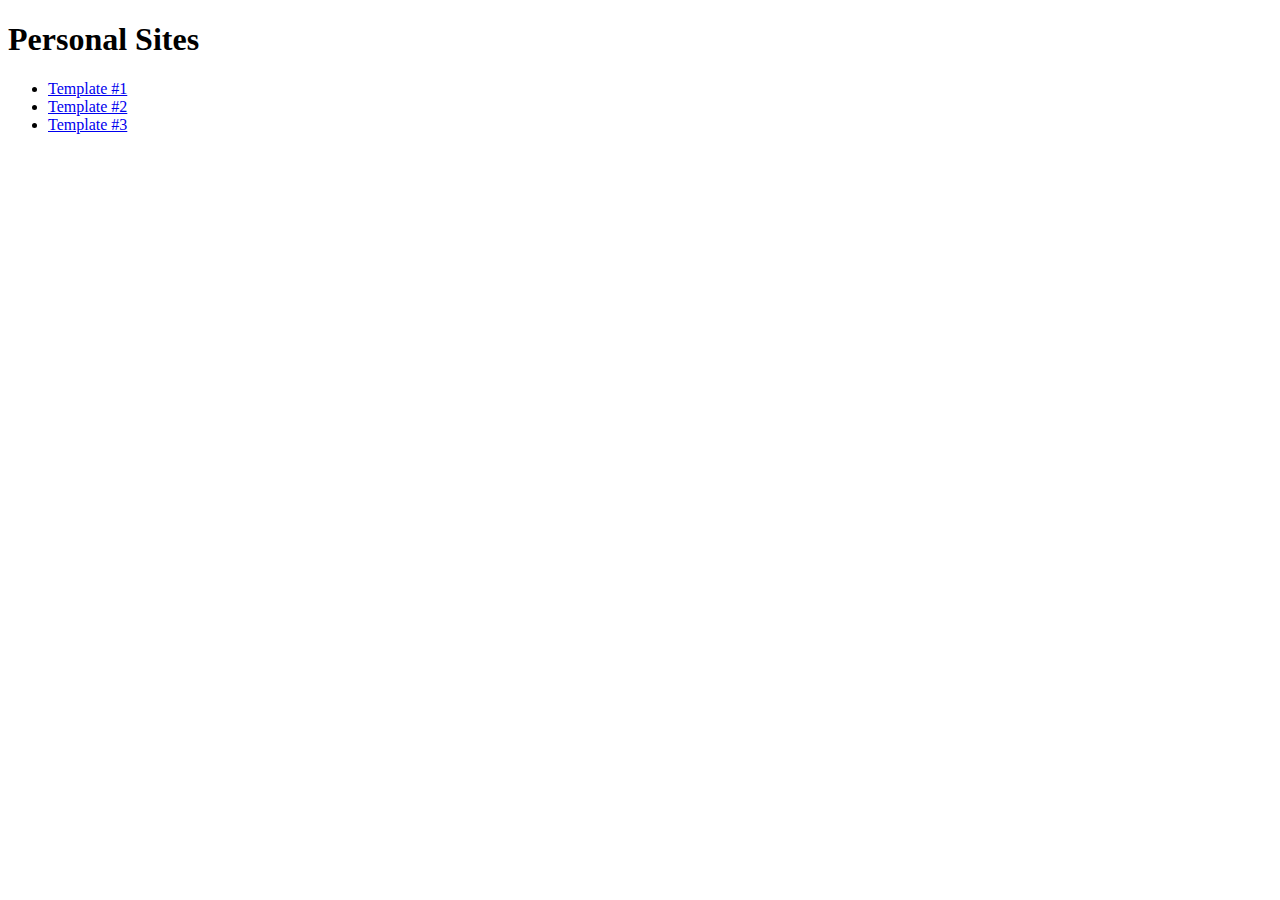
<file: index.html>
<!DOCTYPE html>
<html lang="en">
  <head>
    <meta charset="UTF-8" />
    <meta name="viewport" content="width=device-width, initial-scale=1.0" />
    <title>Personal Sites</title>
  </head>
  <body>
    <h1>Personal Sites</h1>
    <ul>
      <li><a href="/1.html">Template #1</a></li>
      <li><a href="/2.html">Template #2</a></li>
      <li><a href="/3.html">Template #3</a></li>
    </ul>
  </body>
</html>
</file>
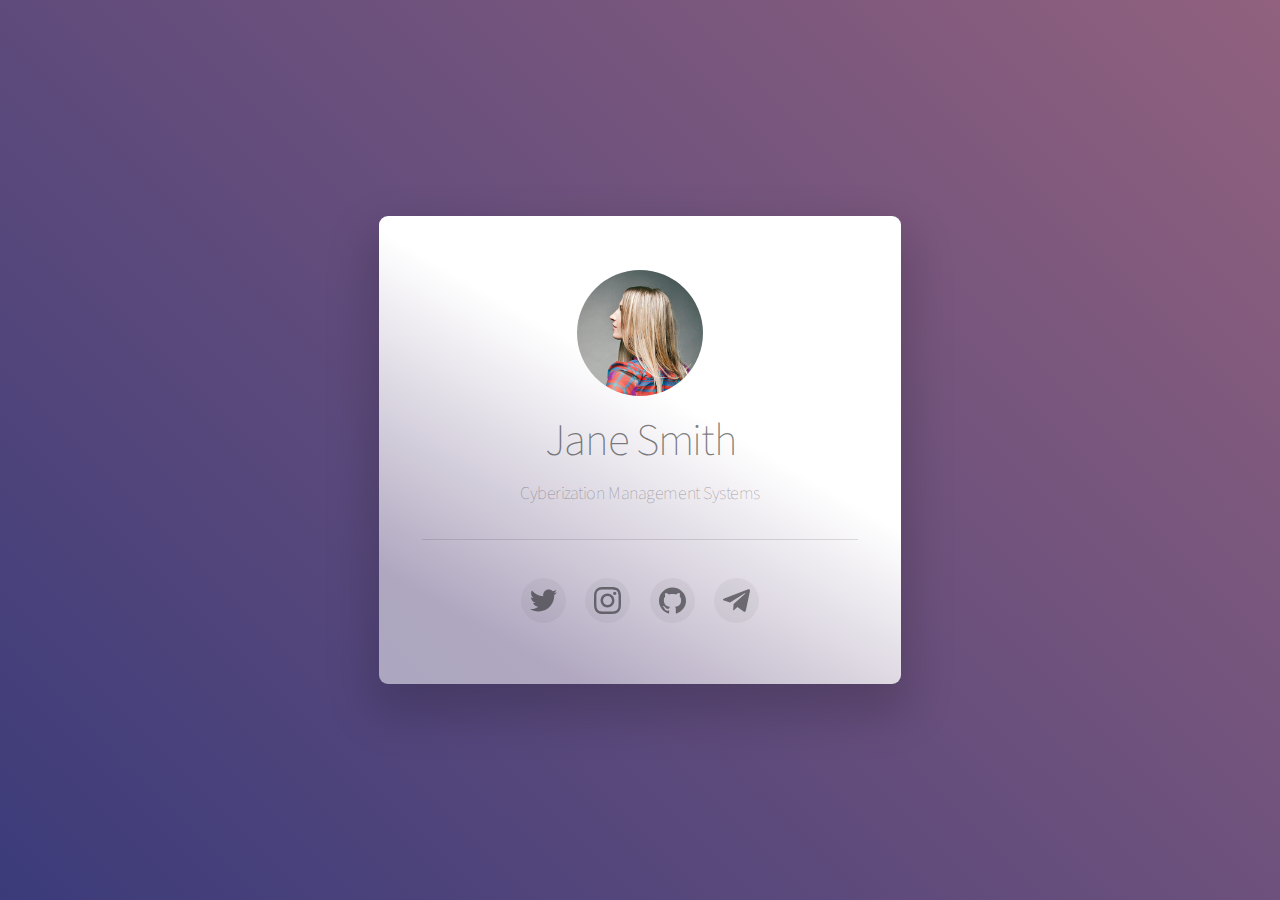
<file: 1.html>
<!DOCTYPE html>
<html lang="en">
  <head>
    <meta charset="UTF-8" />
    <meta name="viewport" content="width=device-width, initial-scale=1.0" />
    <title>Template #1</title>
    <link
      href="https://fonts.googleapis.com/css2?family=Source+Sans+Pro:wght@200&display=swap"
      rel="stylesheet"
    />
    <style>
      /* styles */
      * {
        box-sizing: border-box;
        margin: 0;
        border: 0;
        padding: 0;
      }
      body {
        background-image: linear-gradient(45deg, #3b3b7a 0%, #91617e 100%);
      }
      #root {
        min-height: 100vh;
        display: flex;
        flex-direction: column;
        justify-content: center;
        align-items: center;
        padding: 2.5em;
      }
      #page {
        font-size: 0.55em;
        width: 29em;
        padding: 3em 2.375em;
        background-image: linear-gradient(
          30deg,
          rgba(255, 255, 255, 0.522) 15%,
          #ffffff 59%
        );
        border-radius: 0.5em;
        box-shadow: 0em 1.25em 2.625em 0.375em rgba(0, 0, 0, 0.18);
        display: grid;
        grid-auto-flow: row;
        grid-auto-rows: auto;
        grid-gap: 0.625em;
        text-align: center;
        animation: appear;
        animation-duration: 1.125s;
        animation-timing-function: ease;
        animation-delay: 0.5s;
      }
      .image > img {
        width: 7em;
        border-radius: 50%;
      }
      .heading {
        color: rgba(40, 40, 43, 0.6);
        font-family: "Source Sans Pro", sans-serif;
        font-size: 2.5em;
        font-weight: 200;
        line-height: 1.25;
        letter-spacing: -0.03em;
      }
      .paragraph {
        color: rgba(40, 40, 43, 0.4);
        font-family: "Source Sans Pro", sans-serif;
        font-size: 1em;
        font-weight: 200;
        line-height: 1.5;
        letter-spacing: -0.025em;
      }
      .divider {
        width: 100%;
        margin: 1.125em auto;
        border-top: solid 1px rgba(40, 40, 43, 0.149);
        border-bottom: 0;
        border-left: 0;
        border-right: 0;
      }
      .buttons {
        list-style: none;
        margin: 0;
        padding: 0;
        border: 0;
        font-size: 1.25em;
      }
      .buttons li {
        display: inline-block;
        vertical-align: middle;
        margin: 0.3em;
      }
      .buttons li a {
        border-radius: 100%;
        width: 2em;
        height: 2em;
        display: flex;
        justify-content: center;
        align-items: center;
        background-color: rgba(40, 40, 43, 0.05);
        transition: color 0.25s ease, background-color 0.25s ease,
          border-color 0.25s ease;
      }
      .buttons li a:hover {
        background-color: rgba(40, 40, 43, 0.25);
      }
      .buttons li a svg {
        width: 60%;
        height: auto;
        fill: rgba(40, 40, 43, 0.6);
      }

      /* animations */
      @keyframes appear {
        from {
          opacity: 0;
          transform: scale(0.8);
        }
        to {
          opacity: 1;
          transform: scale(1);
        }
      }

      /* breakpoints */
      @media screen and (min-width: 20em) {
        #page {
          font-size: 0.625em;
        }
      }
      @media screen and (min-width: 22em) {
        #page {
          font-size: 0.65em;
        }
      }
      @media screen and (min-width: 23.25em) {
        #page {
          font-size: 0.7em;
        }
      }
      @media screen and (min-width: 25.5em) {
        #page {
          font-size: 0.775em;
        }
      }
      @media screen and (min-width: 48em) {
        #page {
          font-size: 1.125em;
        }
      }
    </style>
  </head>
  <body>
    <div id="root">
      <main id="page">
        <div class="image">
          <img src="/assets/images/image01.jpg" alt="image" />
        </div>
        <h1 class="heading">Jane Smith</h1>
        <p class="paragraph">Cyberization Management Systems</p>
        <hr class="divider" />
        <ul class="buttons">
          <li>
            <a href="#">
              <svg
                id="Bold"
                enable-background="new 0 0 24 24"
                height="512"
                viewBox="0 0 24 24"
                width="512"
                xmlns="http://www.w3.org/2000/svg"
              >
                <path
                  d="m21.534 7.113c.976-.693 1.797-1.558 2.466-2.554v-.001c-.893.391-1.843.651-2.835.777 1.02-.609 1.799-1.566 2.165-2.719-.951.567-2.001.967-3.12 1.191-.903-.962-2.19-1.557-3.594-1.557-2.724 0-4.917 2.211-4.917 4.921 0 .39.033.765.114 1.122-4.09-.2-7.71-2.16-10.142-5.147-.424.737-.674 1.58-.674 2.487 0 1.704.877 3.214 2.186 4.089-.791-.015-1.566-.245-2.223-.606v.054c0 2.391 1.705 4.377 3.942 4.835-.401.11-.837.162-1.29.162-.315 0-.633-.018-.931-.084.637 1.948 2.447 3.381 4.597 3.428-1.674 1.309-3.8 2.098-6.101 2.098-.403 0-.79-.018-1.177-.067 2.18 1.405 4.762 2.208 7.548 2.208 8.683 0 14.342-7.244 13.986-14.637z"
                />
              </svg>
            </a>
          </li>
          <li>
            <a href="#">
              <svg
                id="Bold"
                enable-background="new 0 0 24 24"
                height="512"
                viewBox="0 0 24 24"
                width="512"
                xmlns="http://www.w3.org/2000/svg"
              >
                <path
                  d="m12.004 5.838c-3.403 0-6.158 2.758-6.158 6.158 0 3.403 2.758 6.158 6.158 6.158 3.403 0 6.158-2.758 6.158-6.158 0-3.403-2.758-6.158-6.158-6.158zm0 10.155c-2.209 0-3.997-1.789-3.997-3.997s1.789-3.997 3.997-3.997 3.997 1.789 3.997 3.997c.001 2.208-1.788 3.997-3.997 3.997z"
                />
                <path
                  d="m16.948.076c-2.208-.103-7.677-.098-9.887 0-1.942.091-3.655.56-5.036 1.941-2.308 2.308-2.013 5.418-2.013 9.979 0 4.668-.26 7.706 2.013 9.979 2.317 2.316 5.472 2.013 9.979 2.013 4.624 0 6.22.003 7.855-.63 2.223-.863 3.901-2.85 4.065-6.419.104-2.209.098-7.677 0-9.887-.198-4.213-2.459-6.768-6.976-6.976zm3.495 20.372c-1.513 1.513-3.612 1.378-8.468 1.378-5 0-7.005.074-8.468-1.393-1.685-1.677-1.38-4.37-1.38-8.453 0-5.525-.567-9.504 4.978-9.788 1.274-.045 1.649-.06 4.856-.06l.045.03c5.329 0 9.51-.558 9.761 4.986.057 1.265.07 1.645.07 4.847-.001 4.942.093 6.959-1.394 8.453z"
                />
                <circle cx="18.406" cy="5.595" r="1.439" />
              </svg>
            </a>
          </li>
          <li>
            <a href="#">
              <svg
                id="Bold"
                enable-background="new 0 0 24 24"
                height="512"
                viewBox="0 0 24 24"
                width="512"
                xmlns="http://www.w3.org/2000/svg"
              >
                <path
                  d="m12 .5c-6.63 0-12 5.28-12 11.792 0 5.211 3.438 9.63 8.205 11.188.6.111.82-.254.82-.567 0-.28-.01-1.022-.015-2.005-3.338.711-4.042-1.582-4.042-1.582-.546-1.361-1.335-1.725-1.335-1.725-1.087-.731.084-.716.084-.716 1.205.082 1.838 1.215 1.838 1.215 1.07 1.803 2.809 1.282 3.495.981.108-.763.417-1.282.76-1.577-2.665-.295-5.466-1.309-5.466-5.827 0-1.287.465-2.339 1.235-3.164-.135-.298-.54-1.497.105-3.121 0 0 1.005-.316 3.3 1.209.96-.262 1.98-.392 3-.398 1.02.006 2.04.136 3 .398 2.28-1.525 3.285-1.209 3.285-1.209.645 1.624.24 2.823.12 3.121.765.825 1.23 1.877 1.23 3.164 0 4.53-2.805 5.527-5.475 5.817.42.354.81 1.077.81 2.182 0 1.578-.015 2.846-.015 3.229 0 .309.21.678.825.56 4.801-1.548 8.236-5.97 8.236-11.173 0-6.512-5.373-11.792-12-11.792z"
                />
              </svg>
            </a>
          </li>
          <li>
            <a href="#">
              <svg
                id="Bold"
                enable-background="new 0 0 24 24"
                height="512"
                viewBox="0 0 24 24"
                width="512"
                xmlns="http://www.w3.org/2000/svg"
              >
                <path
                  d="m9.417 15.181-.397 5.584c.568 0 .814-.244 1.109-.537l2.663-2.545 5.518 4.041c1.012.564 1.725.267 1.998-.931l3.622-16.972.001-.001c.321-1.496-.541-2.081-1.527-1.714l-21.29 8.151c-1.453.564-1.431 1.374-.247 1.741l5.443 1.693 12.643-7.911c.595-.394 1.136-.176.691.218z"
                />
              </svg>
            </a>
          </li>
        </ul>
      </main>
    </div>
  </body>
</html>
</file>
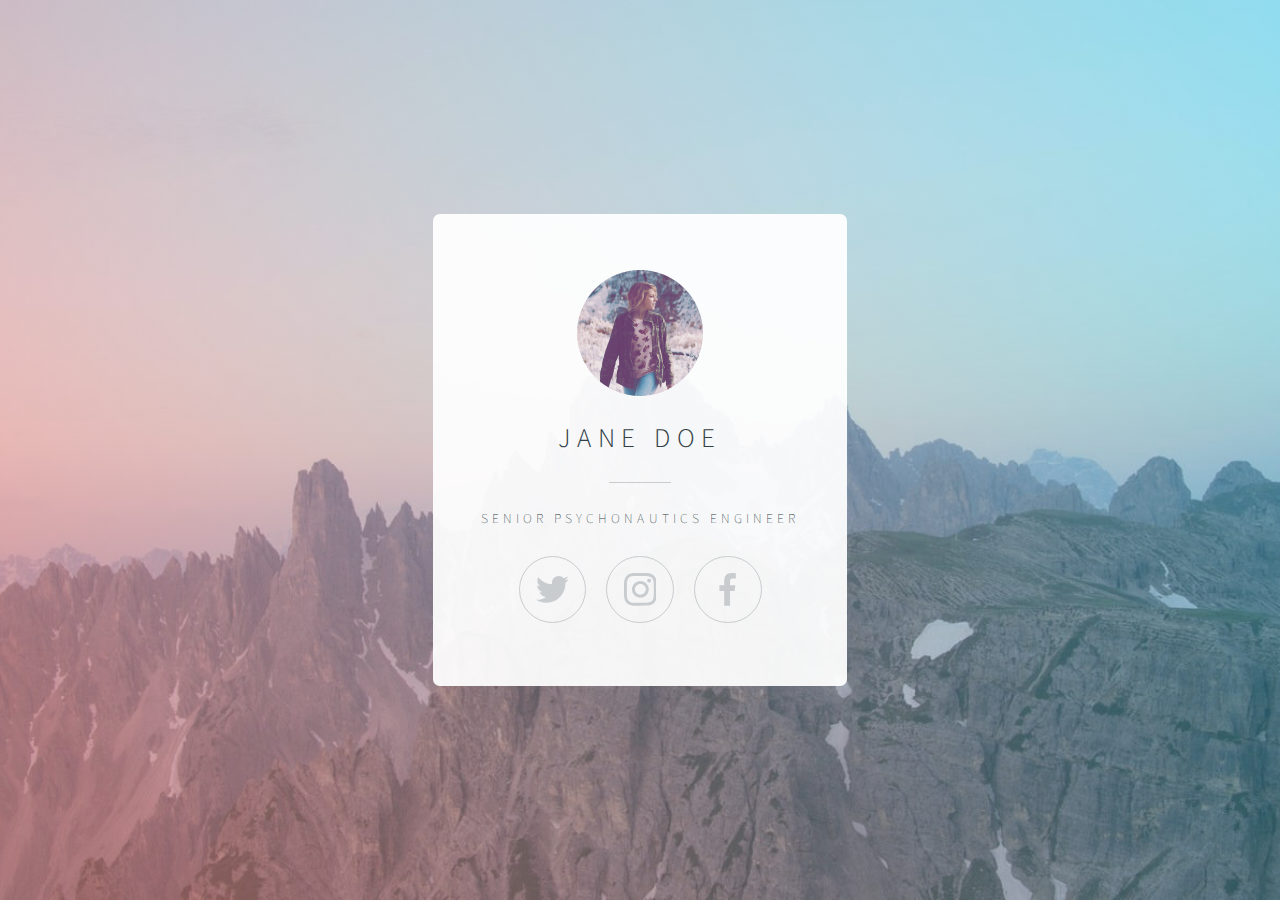
<file: 2.html>
<!DOCTYPE html>
<html lang="en">
  <head>
    <meta charset="UTF-8" />
    <meta name="viewport" content="width=device-width, initial-scale=1.0" />
    <title>Template #2</title>
    <link
      href="https://fonts.googleapis.com/css2?family=Source+Sans+Pro:wght@200;300&display=swap"
      rel="stylesheet"
    />
    <style>
      /* styles */
      * {
        box-sizing: border-box;
        margin: 0;
        border: 0;
        padding: 0;
      }
      body {
        background-attachment: scroll;
        background-image: linear-gradient(
            60deg,
            rgba(255, 165, 150, 0.502) 9%,
            rgba(0, 228, 255, 0.353) 100%
          ),
          url(assets/images/bg02.jpg);
        background-position: 0% 0%, center;
        background-repeat: repeat, no-repeat;
        background-size: cover, cover;
        background-color: #ffffff;
      }
      #root {
        min-height: 100vh;
        display: flex;
        flex-direction: column;
        justify-content: center;
        align-items: center;
        padding: 2.5em;
      }
      #page {
        font-size: 0.55em;
        width: 23em;
        padding: 3.125em 2.5em;
        border-radius: 0.375em;
        background-color: rgba(255, 255, 255, 0.929);
        display: grid;
        grid-auto-flow: row;
        grid-auto-rows: auto;
        grid-gap: 1em;
        text-align: center;
        animation: appear;
        animation-duration: 1s;
        animation-timing-function: ease;
        animation-fill-mode: forwards;
      }
      .image > img {
        width: 7em;
        border-radius: 50%;
      }
      .heading {
        text-transform: uppercase;
        color: #313f47;
        font-family: "Source Sans Pro", sans-serif;
        font-size: 1.5em;
        font-weight: 300;
        line-height: 1.5;
        letter-spacing: 0.25em;
      }
      .paragraph {
        text-transform: uppercase;
        color: #313f47;
        font-family: "Source Sans Pro", sans-serif;
        font-size: 0.75em;
        font-weight: 200;
        line-height: 1.875;
        letter-spacing: 0.3em;
      }
      .divider {
        width: 19%;
        margin: 0.25em auto;
        border-top: solid 1px #c8cccf;
        border-bottom: 0;
        border-left: 0;
        border-right: 0;
      }
      .buttons {
        list-style: none;
        margin: 0;
        padding: 0;
        border: 0;
        font-size: 1.5em;
      }
      .buttons li {
        display: inline-block;
        vertical-align: middle;
        margin: 0.25em;
      }
      .buttons li a {
        border-radius: 100%;
        width: 2.5em;
        height: 2.5em;
        display: flex;
        justify-content: center;
        align-items: center;
        border: solid 1px #c8cccf;
        transition: color 0.25s ease, background-color 0.25s ease,
          border-color 0.25s ease;
      }
      .buttons li a svg {
        width: 50%;
        height: auto;
        fill: #c8cccf;
        transition: fill 0.25s ease;
      }
      .buttons li a:hover {
        border-color: #ee7674;
      }
      .buttons li a:hover svg {
        fill: #ee7674;
      }

      /* animations */
      @keyframes appear {
        from {
          opacity: 0;
          transform: perspective(60em) rotateX(45deg);
          transform-origin: center;
        }
        to {
          opacity: 1;
          transform: perspective(0em) rotateX(0deg);
          transform-origin: center;
        }
      }

      /* breakpoints */
      @media screen and (min-width: 20em) {
        #page {
          font-size: 0.625em;
        }
      }
      @media screen and (min-width: 22em) {
        #page {
          font-size: 0.65em;
        }
      }
      @media screen and (min-width: 23.25em) {
        #page {
          font-size: 0.7em;
        }
      }
      @media screen and (min-width: 25.5em) {
        #page {
          font-size: 0.775em;
        }
      }
      @media screen and (min-width: 48em) {
        #page {
          font-size: 1.125em;
        }
      }
    </style>
  </head>
  <body>
    <div id="root">
      <main id="page">
        <div class="image">
          <img src="/assets/images/image02.png" alt="image" />
        </div>
        <h1 class="heading">Jane Doe</h1>
        <hr class="divider" />
        <p class="paragraph">Senior Psychonautics Engineer</p>
        <ul class="buttons">
          <li>
            <a href="#">
              <svg
                id="Bold"
                enable-background="new 0 0 24 24"
                height="512"
                viewBox="0 0 24 24"
                width="512"
                xmlns="http://www.w3.org/2000/svg"
              >
                <path
                  d="m21.534 7.113c.976-.693 1.797-1.558 2.466-2.554v-.001c-.893.391-1.843.651-2.835.777 1.02-.609 1.799-1.566 2.165-2.719-.951.567-2.001.967-3.12 1.191-.903-.962-2.19-1.557-3.594-1.557-2.724 0-4.917 2.211-4.917 4.921 0 .39.033.765.114 1.122-4.09-.2-7.71-2.16-10.142-5.147-.424.737-.674 1.58-.674 2.487 0 1.704.877 3.214 2.186 4.089-.791-.015-1.566-.245-2.223-.606v.054c0 2.391 1.705 4.377 3.942 4.835-.401.11-.837.162-1.29.162-.315 0-.633-.018-.931-.084.637 1.948 2.447 3.381 4.597 3.428-1.674 1.309-3.8 2.098-6.101 2.098-.403 0-.79-.018-1.177-.067 2.18 1.405 4.762 2.208 7.548 2.208 8.683 0 14.342-7.244 13.986-14.637z"
                />
              </svg>
            </a>
          </li>
          <li>
            <a href="#">
              <svg
                id="Bold"
                enable-background="new 0 0 24 24"
                height="512"
                viewBox="0 0 24 24"
                width="512"
                xmlns="http://www.w3.org/2000/svg"
              >
                <path
                  d="m12.004 5.838c-3.403 0-6.158 2.758-6.158 6.158 0 3.403 2.758 6.158 6.158 6.158 3.403 0 6.158-2.758 6.158-6.158 0-3.403-2.758-6.158-6.158-6.158zm0 10.155c-2.209 0-3.997-1.789-3.997-3.997s1.789-3.997 3.997-3.997 3.997 1.789 3.997 3.997c.001 2.208-1.788 3.997-3.997 3.997z"
                />
                <path
                  d="m16.948.076c-2.208-.103-7.677-.098-9.887 0-1.942.091-3.655.56-5.036 1.941-2.308 2.308-2.013 5.418-2.013 9.979 0 4.668-.26 7.706 2.013 9.979 2.317 2.316 5.472 2.013 9.979 2.013 4.624 0 6.22.003 7.855-.63 2.223-.863 3.901-2.85 4.065-6.419.104-2.209.098-7.677 0-9.887-.198-4.213-2.459-6.768-6.976-6.976zm3.495 20.372c-1.513 1.513-3.612 1.378-8.468 1.378-5 0-7.005.074-8.468-1.393-1.685-1.677-1.38-4.37-1.38-8.453 0-5.525-.567-9.504 4.978-9.788 1.274-.045 1.649-.06 4.856-.06l.045.03c5.329 0 9.51-.558 9.761 4.986.057 1.265.07 1.645.07 4.847-.001 4.942.093 6.959-1.394 8.453z"
                />
                <circle cx="18.406" cy="5.595" r="1.439" />
              </svg>
            </a>
          </li>
          <li>
            <a href="#">
              <svg
                id="Bold"
                enable-background="new 0 0 24 24"
                height="512"
                viewBox="0 0 24 24"
                width="512"
                xmlns="http://www.w3.org/2000/svg"
              >
                <path
                  d="m15.997 3.985h2.191v-3.816c-.378-.052-1.678-.169-3.192-.169-3.159 0-5.323 1.987-5.323 5.639v3.361h-3.486v4.266h3.486v10.734h4.274v-10.733h3.345l.531-4.266h-3.877v-2.939c.001-1.233.333-2.077 2.051-2.077z"
                />
              </svg>
            </a>
          </li>
        </ul>
      </main>
    </div>
  </body>
</html>
</file>
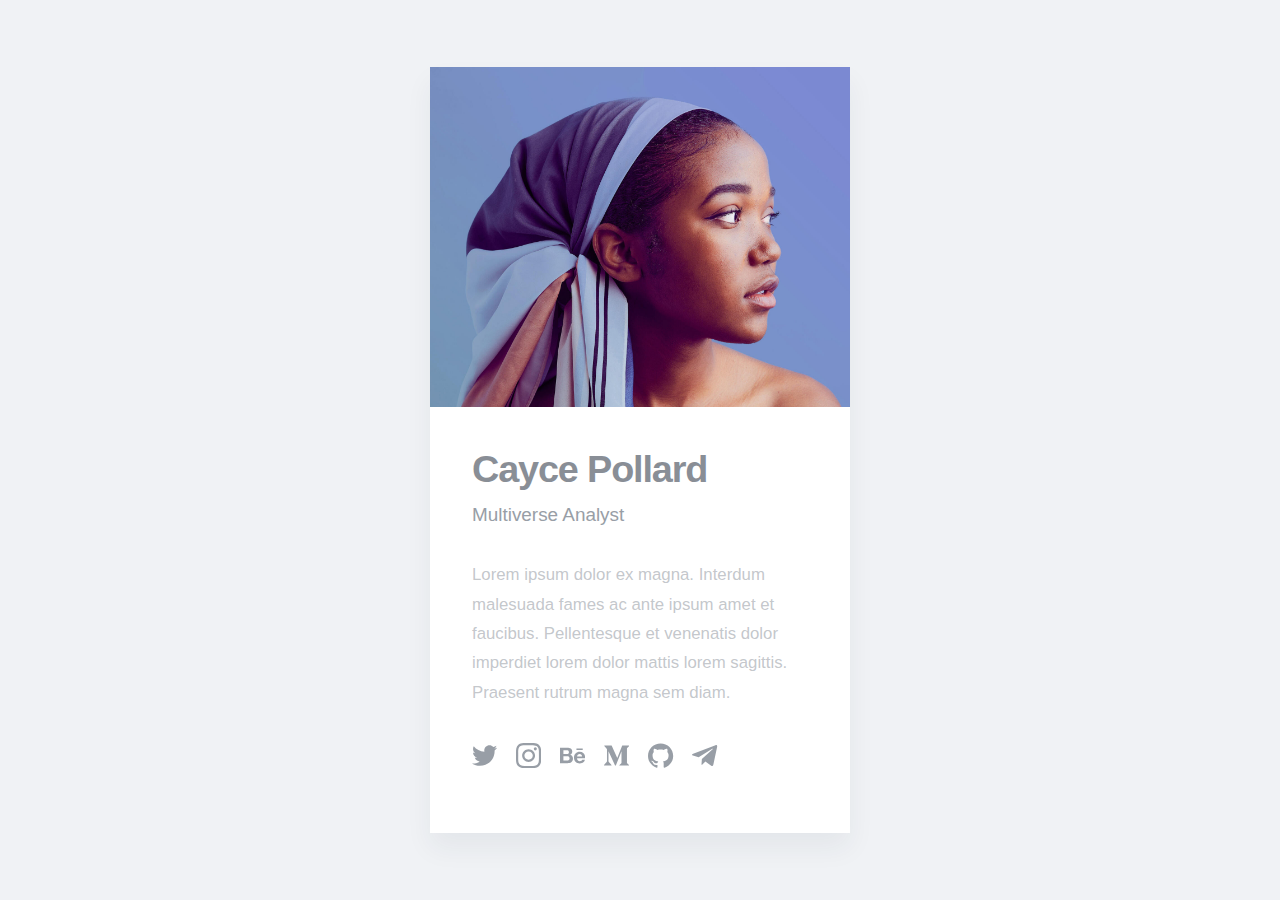
<file: 3.html>
<!DOCTYPE html>
<html lang="en">
  <head>
    <meta charset="UTF-8" />
    <meta name="viewport" content="width=device-width, initial-scale=1.0" />
    <title>Template #3</title>
    <style>
      /* styles */
      * {
        box-sizing: border-box;
        margin: 0;
        border: 0;
        padding: 0;
      }
      body {
        background-color: #f0f2f5;
      }
      #root {
        min-height: 100vh;
        display: flex;
        flex-direction: column;
        justify-content: center;
        align-items: center;
        padding: 2.5em;
      }
      #page {
        font-size: 0.6em;
        width: 25em;
        padding: 3.5em 2.5em;
        background-color: #ffffff;
        box-shadow: 0em 0.875em 1.5em 0em rgba(32, 46, 66, 0.059);
        display: grid;
        grid-auto-flow: row;
        grid-auto-rows: auto;
        grid-gap: 1.75em;
        animation: appear;
        animation-duration: 1.25s;
        animation-timing-function: ease-in-out;
        animation-fill-mode: forwards;
      }
      .image {
        margin-top: -3.5em;
        margin-left: -2.5em;
        width: calc(100% + 5em);
      }
      .image > img {
        width: 100vw;
        max-width: 100%;
      }
      .heading {
        color: #898e96;
        font-family: "Arial", sans-serif;
        font-size: 2.25em;
        font-weight: 700;
        line-height: 1.5;
        letter-spacing: -0.03em;
      }
      .subheading {
        color: #989ea6;
        font-family: "Arial", sans-serif;
        font-size: 1.125em;
        font-weight: 400;
        line-height: 1.75;
      }
      .paragraph {
        color: rgba(152, 158, 166, 0.588);
        font-family: "Arial", sans-serif;
        font-size: 1em;
        font-weight: 400;
        line-height: 1.75;
      }
      .buttons {
        list-style: none;
        margin: 0;
        padding: 0;
        border: 0;
        font-size: 1.5em;
      }
      .buttons li {
        display: inline-block;
        vertical-align: middle;
        margin: 0.25em;
      }
      .buttons li:first-child {
        margin-left: 0;
      }
      .buttons li a {
        width: 1em;
        height: 1em;
        display: flex;
        justify-content: center;
        align-items: center;
      }
      .buttons li a svg {
        width: 100%;
        height: auto;
        fill: #989ea6;
        transition: fill 0.25s ease;
      }
      .buttons li a:hover svg {
        fill: #7d8bd3;
      }

      /* animations */
      @keyframes appear {
        from {
          opacity: 0;
        }
        to {
          opacity: 1;
        }
      }

      /* breakpoints */
      @media screen and (min-width: 20em) {
        #page {
          font-size: 0.65em;
        }
      }
      @media screen and (min-width: 22em) {
        #page {
          font-size: 0.7em;
        }
      }
      @media screen and (min-width: 23.25em) {
        #page {
          font-size: 0.75em;
        }
      }
      @media screen and (min-width: 25.5em) {
        #page {
          font-size: 0.8em;
        }
      }
      @media screen and (min-width: 48em) {
        #page {
          font-size: 1.05em;
        }
      }
    </style>
  </head>
  <body>
    <div id="root">
      <main id="page">
        <div class="image">
          <img src="/assets/images/image03.jpg" alt="image" />
        </div>
        <div>
          <h1 class="heading">Cayce Pollard</h1>
          <h5 class="subheading">Multiverse Analyst</h5>
        </div>
        <p class="paragraph">
          Lorem ipsum dolor ex magna. Interdum malesuada fames ac ante ipsum
          amet et faucibus. Pellentesque et venenatis dolor imperdiet lorem
          dolor mattis lorem sagittis. Praesent rutrum magna sem diam.
        </p>
        <ul class="buttons">
          <li>
            <a href="#">
              <svg
                id="Bold"
                enable-background="new 0 0 24 24"
                height="512"
                viewBox="0 0 24 24"
                width="512"
                xmlns="http://www.w3.org/2000/svg"
              >
                <path
                  d="m21.534 7.113c.976-.693 1.797-1.558 2.466-2.554v-.001c-.893.391-1.843.651-2.835.777 1.02-.609 1.799-1.566 2.165-2.719-.951.567-2.001.967-3.12 1.191-.903-.962-2.19-1.557-3.594-1.557-2.724 0-4.917 2.211-4.917 4.921 0 .39.033.765.114 1.122-4.09-.2-7.71-2.16-10.142-5.147-.424.737-.674 1.58-.674 2.487 0 1.704.877 3.214 2.186 4.089-.791-.015-1.566-.245-2.223-.606v.054c0 2.391 1.705 4.377 3.942 4.835-.401.11-.837.162-1.29.162-.315 0-.633-.018-.931-.084.637 1.948 2.447 3.381 4.597 3.428-1.674 1.309-3.8 2.098-6.101 2.098-.403 0-.79-.018-1.177-.067 2.18 1.405 4.762 2.208 7.548 2.208 8.683 0 14.342-7.244 13.986-14.637z"
                />
              </svg>
            </a>
          </li>
          <li>
            <a href="#">
              <svg
                id="Bold"
                enable-background="new 0 0 24 24"
                height="512"
                viewBox="0 0 24 24"
                width="512"
                xmlns="http://www.w3.org/2000/svg"
              >
                <path
                  d="m12.004 5.838c-3.403 0-6.158 2.758-6.158 6.158 0 3.403 2.758 6.158 6.158 6.158 3.403 0 6.158-2.758 6.158-6.158 0-3.403-2.758-6.158-6.158-6.158zm0 10.155c-2.209 0-3.997-1.789-3.997-3.997s1.789-3.997 3.997-3.997 3.997 1.789 3.997 3.997c.001 2.208-1.788 3.997-3.997 3.997z"
                />
                <path
                  d="m16.948.076c-2.208-.103-7.677-.098-9.887 0-1.942.091-3.655.56-5.036 1.941-2.308 2.308-2.013 5.418-2.013 9.979 0 4.668-.26 7.706 2.013 9.979 2.317 2.316 5.472 2.013 9.979 2.013 4.624 0 6.22.003 7.855-.63 2.223-.863 3.901-2.85 4.065-6.419.104-2.209.098-7.677 0-9.887-.198-4.213-2.459-6.768-6.976-6.976zm3.495 20.372c-1.513 1.513-3.612 1.378-8.468 1.378-5 0-7.005.074-8.468-1.393-1.685-1.677-1.38-4.37-1.38-8.453 0-5.525-.567-9.504 4.978-9.788 1.274-.045 1.649-.06 4.856-.06l.045.03c5.329 0 9.51-.558 9.761 4.986.057 1.265.07 1.645.07 4.847-.001 4.942.093 6.959-1.394 8.453z"
                />
                <circle cx="18.406" cy="5.595" r="1.439" />
              </svg>
            </a>
          </li>
          <li>
            <a href="#">
              <svg
                id="Bold"
                enable-background="new 0 0 24 24"
                height="512"
                viewBox="0 0 24 24"
                width="512"
                xmlns="http://www.w3.org/2000/svg"
              >
                <path
                  d="m12.363 14.947c0-1.848-.879-3.214-2.695-3.726 1.325-.631 2.016-1.587 2.016-3.074 0-2.932-2.192-3.647-4.721-3.647h-6.963v14.721h7.158c2.684 0 5.205-1.283 5.205-4.274zm-9.117-7.934h3.046c1.171 0 2.225.328 2.225 1.682 0 1.25-.82 1.753-1.98 1.753h-3.291zm-.001 9.708v-4.054h3.538c1.429 0 2.333.594 2.333 2.102 0 1.487-1.079 1.952-2.4 1.952z"
                />
                <path
                  d="m18.796 19.5c2.554 0 4.208-1.147 5.004-3.585h-2.592c-.279.91-1.429 1.391-2.321 1.391-1.721 0-2.625-1.005-2.625-2.713h7.713c.244-3.418-1.66-6.331-5.18-6.331-3.259 0-5.471 2.442-5.471 5.641 0 3.32 2.096 5.597 5.472 5.597zm-.092-9.026c1.475 0 2.217.864 2.341 2.277h-4.779c.097-1.401 1.03-2.277 2.438-2.277z"
                />
                <path d="m15.667 5.273h5.988v1.45h-5.988z" />
              </svg>
            </a>
          </li>
          <li>
            <a href="#">
              <svg
                id="Bold"
                enable-background="new 0 0 24 24"
                height="512"
                viewBox="0 0 24 24"
                width="512"
                xmlns="http://www.w3.org/2000/svg"
              >
                <path
                  d="m22.085 4.733 1.915-1.832v-.401h-6.634l-4.728 11.768-5.379-11.768h-6.956v.401l2.237 2.693c.218.199.332.49.303.783v10.583c.069.381-.055.773-.323 1.05l-2.52 3.054v.396h7.145v-.401l-2.52-3.049c-.273-.278-.402-.663-.347-1.05v-9.154l6.272 13.659h.729l5.393-13.659v10.881c0 .287 0 .346-.188.534l-1.94 1.877v.402h9.412v-.401l-1.87-1.831c-.164-.124-.249-.332-.214-.534v-13.467c-.035-.203.049-.411.213-.534z"
                />
              </svg>
            </a>
          </li>
          <li>
            <a href="#">
              <svg
                id="Bold"
                enable-background="new 0 0 24 24"
                height="512"
                viewBox="0 0 24 24"
                width="512"
                xmlns="http://www.w3.org/2000/svg"
              >
                <path
                  d="m12 .5c-6.63 0-12 5.28-12 11.792 0 5.211 3.438 9.63 8.205 11.188.6.111.82-.254.82-.567 0-.28-.01-1.022-.015-2.005-3.338.711-4.042-1.582-4.042-1.582-.546-1.361-1.335-1.725-1.335-1.725-1.087-.731.084-.716.084-.716 1.205.082 1.838 1.215 1.838 1.215 1.07 1.803 2.809 1.282 3.495.981.108-.763.417-1.282.76-1.577-2.665-.295-5.466-1.309-5.466-5.827 0-1.287.465-2.339 1.235-3.164-.135-.298-.54-1.497.105-3.121 0 0 1.005-.316 3.3 1.209.96-.262 1.98-.392 3-.398 1.02.006 2.04.136 3 .398 2.28-1.525 3.285-1.209 3.285-1.209.645 1.624.24 2.823.12 3.121.765.825 1.23 1.877 1.23 3.164 0 4.53-2.805 5.527-5.475 5.817.42.354.81 1.077.81 2.182 0 1.578-.015 2.846-.015 3.229 0 .309.21.678.825.56 4.801-1.548 8.236-5.97 8.236-11.173 0-6.512-5.373-11.792-12-11.792z"
                />
              </svg>
            </a>
          </li>
          <li>
            <a href="#">
              <svg
                id="Bold"
                enable-background="new 0 0 24 24"
                height="512"
                viewBox="0 0 24 24"
                width="512"
                xmlns="http://www.w3.org/2000/svg"
              >
                <path
                  d="m9.417 15.181-.397 5.584c.568 0 .814-.244 1.109-.537l2.663-2.545 5.518 4.041c1.012.564 1.725.267 1.998-.931l3.622-16.972.001-.001c.321-1.496-.541-2.081-1.527-1.714l-21.29 8.151c-1.453.564-1.431 1.374-.247 1.741l5.443 1.693 12.643-7.911c.595-.394 1.136-.176.691.218z"
                />
              </svg>
            </a>
          </li>
        </ul>
      </main>
    </div>
  </body>
</html>
</file>
